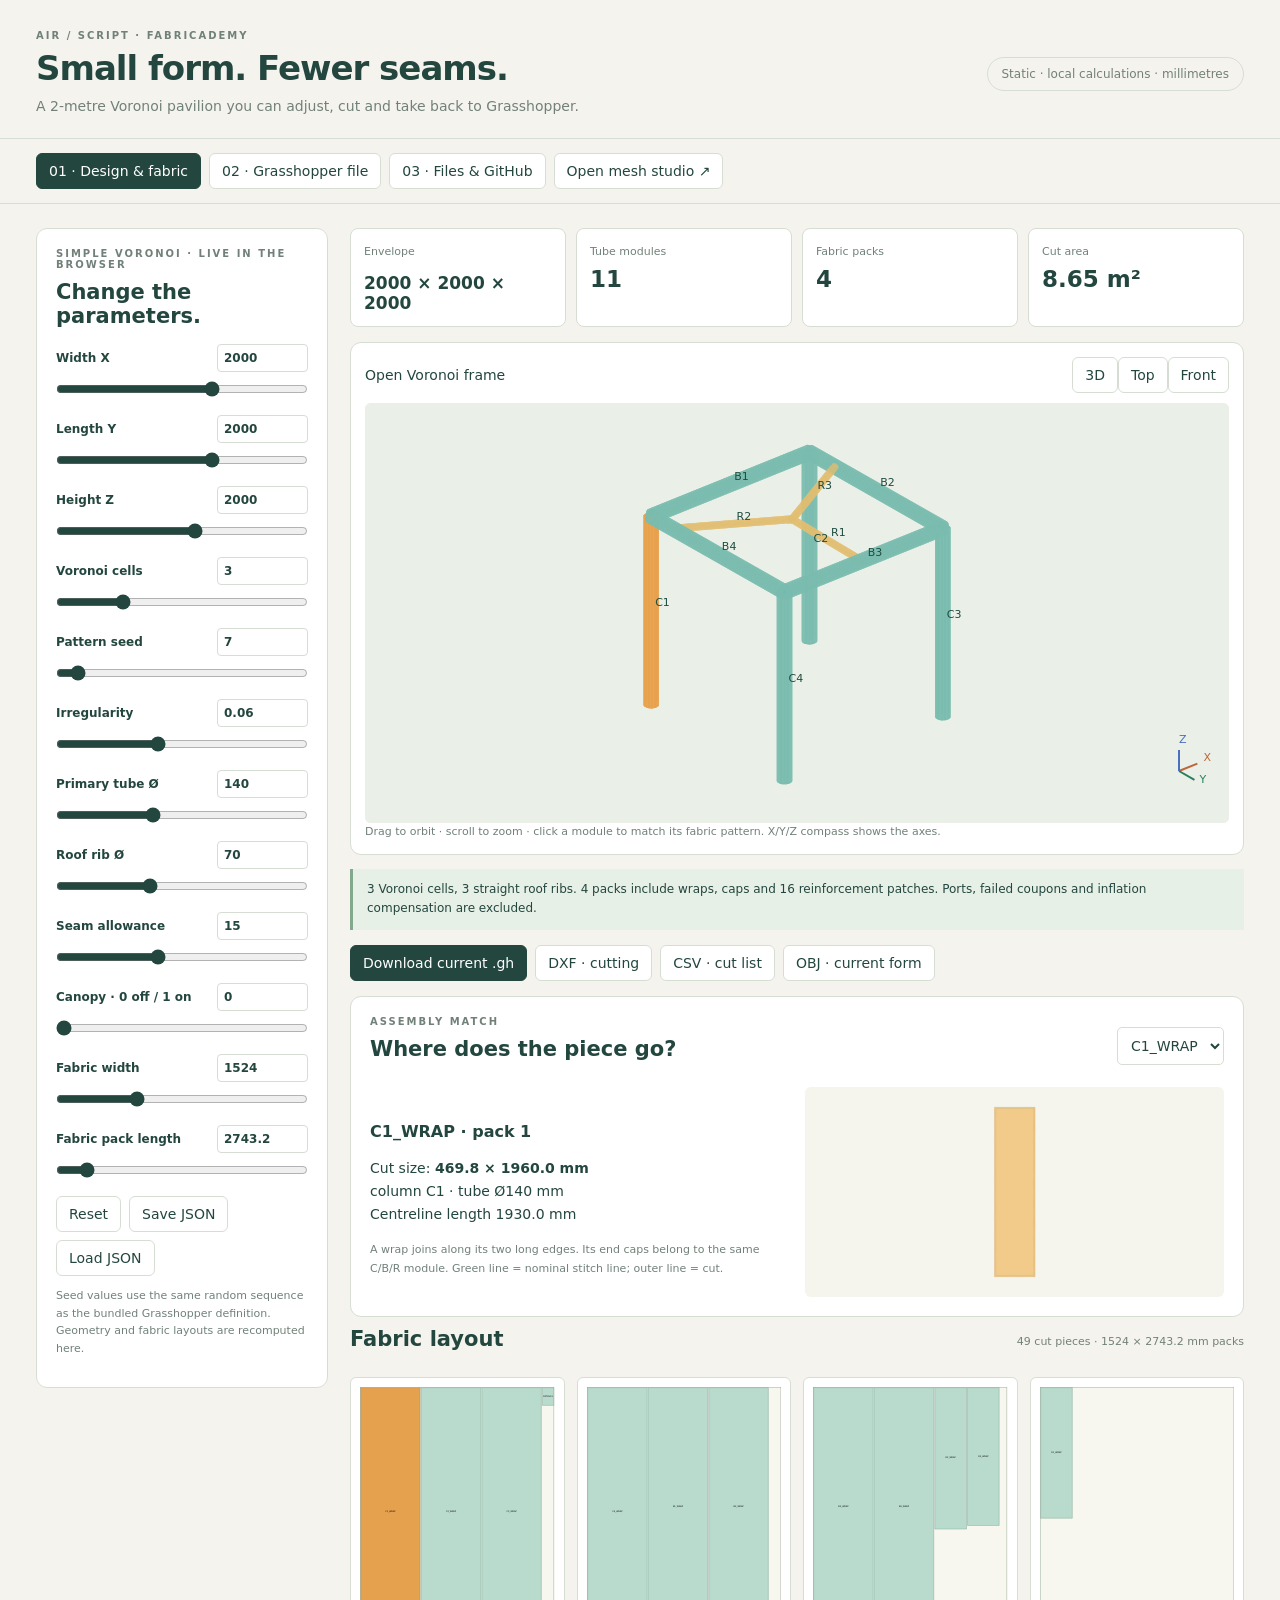
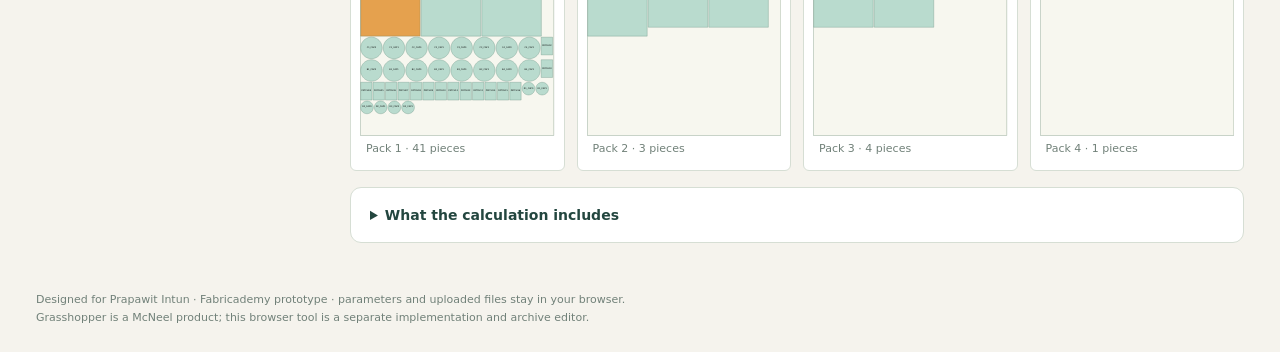
<file: index.html>
<!doctype html><html lang="en"><head><meta charset="utf-8"><meta name="viewport" content="width=device-width,initial-scale=1"><meta name="description" content="A simple parametric Voronoi pavilion, cloth patterns, and Grasshopper slider editor. Browser-local static project for GitHub Pages."><title>Air / Script — Voronoi Studio</title><link rel="stylesheet" href="./assets/site.css"></head><body>
<header><div><div class="eyebrow">AIR / SCRIPT · FABRICADEMY</div><h1>Small form. Fewer seams.</h1><p>A 2-metre Voronoi pavilion you can adjust, cut and take back to Grasshopper.</p></div><div class="badge">Static · local calculations · millimetres</div></header>
<nav aria-label="Workspace"><button data-tab="design" class="active">01 · Design & fabric</button><button data-tab="gh">02 · Grasshopper file</button><button data-tab="package">03 · Files & GitHub</button><a href="./mesh-studio.html">Open mesh studio ↗</a></nav>
<main><section id="design" class="tab active"><div class="workspace"><aside class="card"><div class="eyebrow">SIMPLE VORONOI · LIVE IN THE BROWSER</div><h2>Change the parameters.</h2><div id="controls"></div><div class="actions"><button id="reset">Reset</button><button id="saveconfig">Save JSON</button><label class="button" for="configupload">Load JSON</label><input hidden type="file" id="configupload" accept=".json"></div><p class="fine">Seed values use the same random sequence as the bundled Grasshopper definition. Geometry and fabric layouts are recomputed here.</p></aside>
<div><div class="stats"><div><small>Envelope</small><b id="dims">—</b></div><div><small>Tube modules</small><b id="modules">—</b></div><div><small>Fabric packs</small><b id="packs">—</b></div><div><small>Cut area</small><b id="area">—</b></div></div><div class="card stage"><div class="toolbar"><span id="modeltitle">Open frame</span><div><button id="isometric">3D</button><button id="top">Top</button><button id="front">Front</button></div></div><canvas id="scene" aria-label="Interactive 3D pavilion; drag to orbit"></canvas><div class="fine">Drag to orbit · scroll to zoom · click a module to match its fabric pattern. X/Y/Z compass shows the axes.</div></div><div id="status" class="notice" role="status"></div>
<div class="toolbar exports"><button class="primary" id="exportgh">Download current .gh</button><button id="exportdxf">DXF · cutting</button><button id="exportcsv">CSV · cut list</button><button id="exportobj">OBJ · current form</button></div>
<div class="card"><div class="toolbar"><div><div class="eyebrow">ASSEMBLY MATCH</div><h2>Where does the piece go?</h2></div><select id="part" aria-label="Select fabric part"></select></div><div class="selected"><div id="partinfo"></div><svg id="detail" role="img" aria-label="Selected cutting pattern"></svg></div></div>
<div class="toolbar"><h2>Fabric layout</h2><small id="layoutinfo"></small></div><div id="layouts"></div><details class="card"><summary>What the calculation includes</summary><p>One wrap and two circular end caps per straight tube, plus 16 reinforcement patches. The optional canopy uses two flat rectangular panels. Packing uses fixed grain direction and 8 mm spacing, not optimal nesting.</p><p>Ports, valves, seam-seal tape, damaged test coupons and inflation compensation are excluded. The tube intersections are schematic. This is not a pressure, structural or drainage simulation. DXF contains nominal cutting curves, not router G-code.</p></details></div></div></section>
<section id="gh" class="tab"><div class="card"><div class="eyebrow">NATIVE GH ARCHIVE · INSPECT & EDIT</div><h2>Bring your Grasshopper file.</h2><div class="actions"><label class="button primary" for="ghupload">Upload .gh</label><input hidden type="file" id="ghupload" accept=".gh"><button id="loadsimple">Load simple 2m template</button><button id="loadaag">Load your attached AAG source</button><button id="downloadedited">Download edited .gh</button></div><p id="ghstatus" class="notice" role="status"></p><p class="fine">This editor reads the actual GH archive and updates native Number Slider values. It does not run arbitrary Grasshopper components. The live design above evaluates only the supported Simple Voronoi definition. Other GH files must be recomputed in Rhino.</p><div class="two"><div><h3>Number sliders</h3><div id="ghsliders"></div></div><div><h3>Components</h3><input id="componentsearch" placeholder="Search components" aria-label="Search component list"><div id="componentlist"></div></div></div></div></section>
<section id="package" class="tab"><div class="card"><div class="eyebrow">EVERYTHING TOGETHER</div><h2>Ready for GitHub Pages.</h2><p>The package is a buildless HTML / CSS / JavaScript project. It needs no API key, backend, npm install or paid service.</p><ol><li>Unzip the project.</li><li>Upload all its files and folders into a GitHub repository, keeping <code>index.html</code> at the root.</li><li>In repository <b>Settings → Pages</b>, select <b>Deploy from a branch → main → /(root)</b>, then Save.</li><li>Open the GitHub Pages URL when GitHub finishes publishing.</li></ol><p>For local use, open <code>index.html</code>, or serve the folder with <code>python3 -m http.server 8000</code>. The included mesh studio works offline with its bundled assets and supports OBJ, STL and 3DM files with saved meshes.</p><h3>Included files</h3><div class="files"><a href="./grasshopper/Simple_Voronoi_2m.gh" download>Simple Voronoi · native .gh</a><a href="./grasshopper/AAG_Prapawit_CNC_Source.gh" download>Your attached AAG .gh</a><a href="./models/Fabricademy_model.3dm" download>Your Rhino source model</a><a href="./models/ff.obj" download>Your OBJ source model</a><a href="./cad/Open_Frame_2000mm.3dm" download>2m open-frame snapshot</a><a href="./cad/Open_Frame_Cut_mm.dxf" download>Default open-frame DXF</a><a href="./cad/With_Canopy_Cut_mm.dxf" download>Default canopy DXF</a><a href="./grasshopper/Grasshopper_Component.py" download>Embedded Grasshopper code</a><a href="./README.md">Setup & limitations</a></div><p class="fine">Snapshot files use the initial settings. Use the live export buttons for your changed parameters. A download of the edited AAG archive needs recomputing in Rhino before its geometry updates.</p></div></section></main>
<footer>Designed for Prapawit Intun · Fabricademy prototype · parameters and uploaded files stay in your browser.<br>Grasshopper is a McNeel product; this browser tool is a separate implementation and archive editor.</footer>
<script src="./assets/vendor/fflate.min.js"></script><script src="./assets/data.js"></script><script src="./assets/gh-archive.js"></script><script src="./assets/geometry.js"></script><script src="./assets/app.js"></script></body></html>
</file>
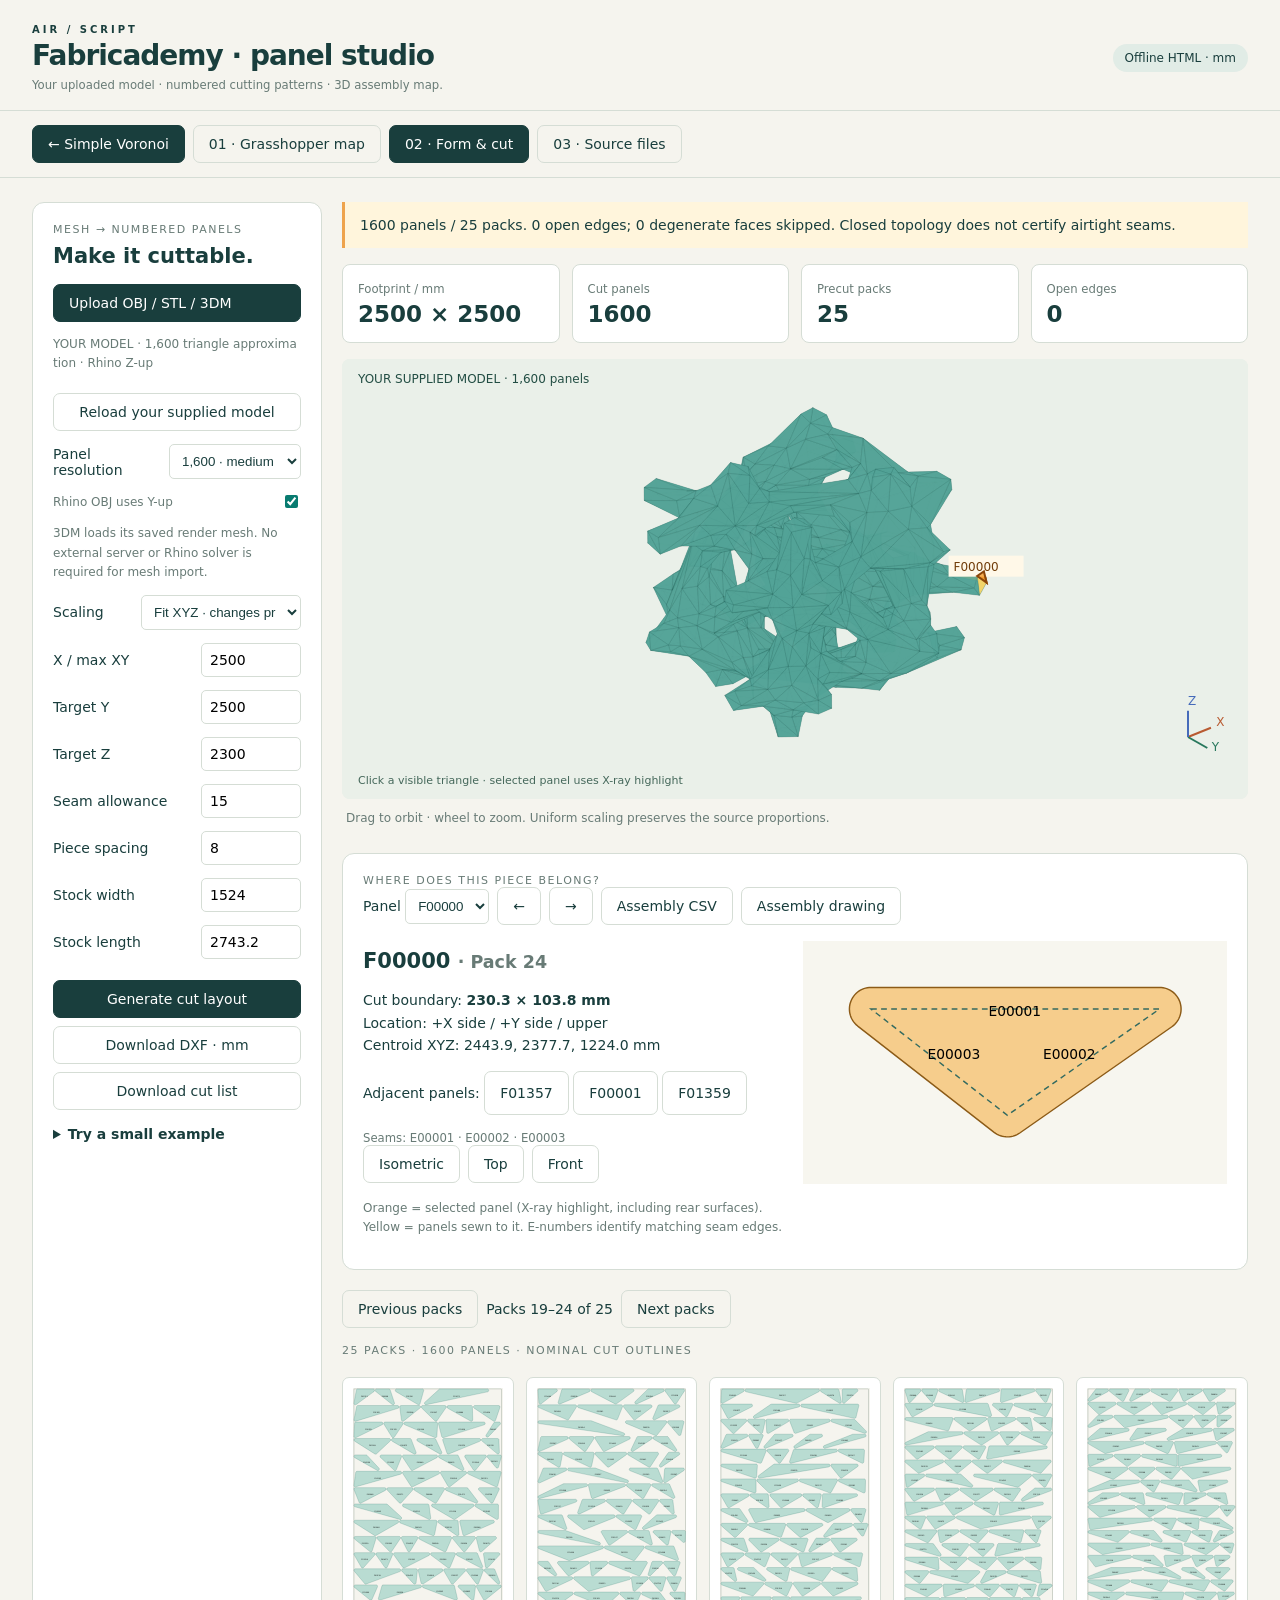
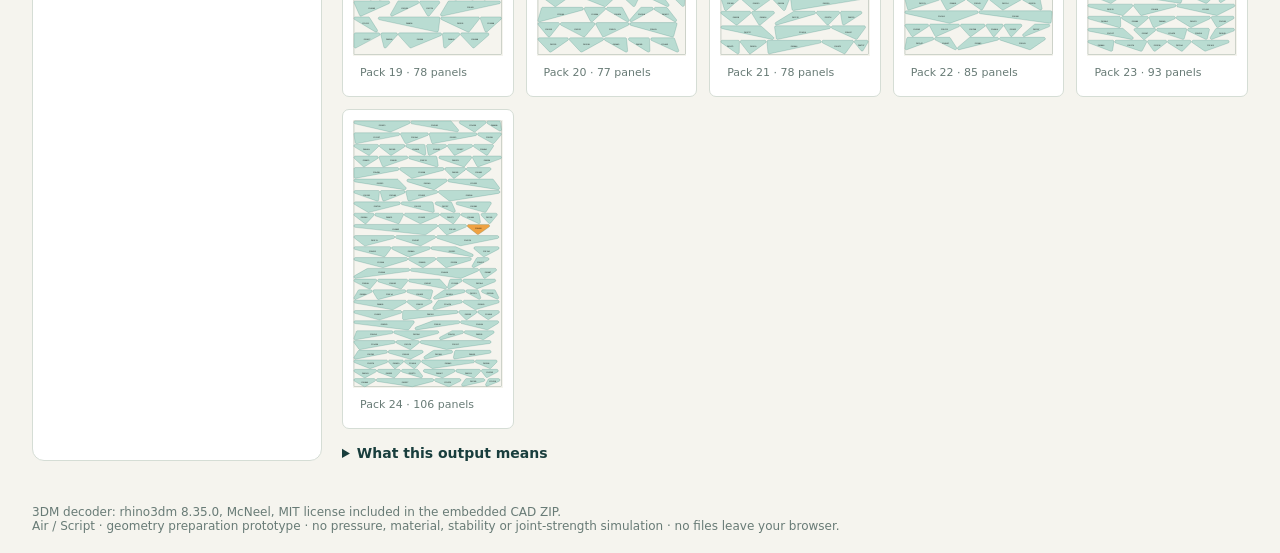
<file: mesh-studio.html>
<!doctype html><html lang="en"><head><meta charset="utf-8"><meta name="viewport" content="width=device-width,initial-scale=1"><title>Fabricademy · Panel & Assembly Studio</title>
<style>
:root{--bg:#f5f4ee;--ink:#193e3d;--muted:#687b76;--line:#d5ddd5;--accent:#087b70;--orange:#eea34c}*{box-sizing:border-box}body{margin:0;background:var(--bg);font:14px system-ui,sans-serif;color:var(--ink)}header{padding:24px 32px 18px;border-bottom:1px solid var(--line);display:flex;align-items:center;justify-content:space-between;gap:20px}h1{font-size:28px;letter-spacing:-1px;margin:4px 0}small,.muted{color:var(--muted)}.brand{letter-spacing:3px;font-size:10px;font-weight:800}.badge{padding:7px 12px;background:#e1ece6;border-radius:30px;font-size:12px}.nav{padding:14px 32px;display:flex;gap:8px;border-bottom:1px solid var(--line)}button,.filebtn{border:1px solid var(--line);background:transparent;padding:10px 15px;border-radius:7px;color:var(--ink);font:inherit;cursor:pointer}button:hover,.filebtn:hover{background:#e5ece5}button.active,button.primary,.filebtn{background:var(--ink);color:#fff;border-color:var(--ink)}button:disabled{opacity:.35;cursor:default}.view{display:none;padding:24px 32px}.view.active{display:block}.grid{display:grid;grid-template-columns:290px 1fr;gap:20px}.card{background:#fff;border:1px solid var(--line);border-radius:12px;padding:20px}.eyebrow{font-size:11px;letter-spacing:1.5px;text-transform:uppercase;color:var(--muted)}h2{margin:8px 0 16px;font-size:21px}p{line-height:1.6}.params label{display:flex;justify-content:space-between;align-items:center;margin:13px 0;gap:8px}.params input{width:100px;padding:8px;border:1px solid var(--line);border-radius:5px;font:inherit}.toolbar{display:flex;gap:8px;align-items:center;flex-wrap:wrap;margin-bottom:16px}.visual{position:relative;background:#eaf0e9;border-radius:8px;overflow:hidden;min-height:440px}canvas{display:block;width:100%;height:440px;touch-action:none}.foot{padding:12px 4px;color:var(--muted);font-size:12px}.stats{display:grid;grid-template-columns:repeat(4,1fr);gap:12px;margin:16px 0}.stat{padding:15px;border:1px solid var(--line);background:white;border-radius:8px}.stat b{display:block;font-size:23px;margin-top:5px}.notice{background:#fff5dc;border-left:3px solid var(--orange);padding:12px 15px;line-height:1.6}.error{background:#ffe7df;border-color:#c45935}.graphbox{height:560px;overflow:auto;background:#edf0e9;border:1px solid var(--line);border-radius:10px}.graphbox svg{display:block}.node{cursor:pointer}.node rect{fill:#fff;stroke:#aebeb3}.node.selected rect{fill:#d3eee5;stroke:#087b70;stroke-width:2}.node text{font:12px system-ui;fill:#193e3d}.wire{fill:none;stroke:#9cae9f;stroke-width:1.5;opacity:.7}.wire.hot{stroke:#0e887c;stroke-width:3}.graphside{min-height:220px}.listfile{display:flex;justify-content:space-between;align-items:center;gap:15px;padding:17px 0;border-bottom:1px solid var(--line)}#sheets{display:grid;grid-template-columns:repeat(auto-fit,minmax(155px,1fr));gap:12px;margin-top:20px}#sheets figure{margin:0;padding:10px;background:#fff;border:1px solid var(--line);border-radius:7px}#sheets svg{width:100%;max-height:300px;background:#f5f4ee}figcaption{font-size:11px;color:var(--muted);padding:7px}.empty{color:var(--muted);text-align:center;padding:60px 20px}.flow{display:flex;gap:7px;flex-wrap:wrap;align-items:center}.flow span{background:#e3ece5;padding:7px 10px;border-radius:5px}.status{font-size:12px;color:var(--muted);max-width:300px;word-break:break-all}.full{width:100%;margin-top:8px}details{margin-top:16px}summary{cursor:pointer;font-weight:600}.helper{font-size:12px;color:var(--muted)}footer{padding:20px 32px;color:var(--muted);font-size:12px}input[type=file]{display:none}@media(max-width:850px){header,.view,.nav{padding:18px}.grid{grid-template-columns:1fr}.stats{grid-template-columns:repeat(2,1fr)}.graphbox{height:400px}.listfile{align-items:flex-start;flex-direction:column}h1{font-size:24px}canvas{height:350px}.visual{min-height:350px}}
select{max-width:160px;border:1px solid var(--line);padding:8px;border-radius:5px;background:white;color:var(--ink)}.assembly{margin-top:16px}.assemblygrid{display:grid;grid-template-columns:1fr 1fr;gap:15px}#partdetail{width:100%;max-height:270px;background:#f7f6ef}.busy{opacity:.5;pointer-events:none}#sheets polygon{cursor:pointer}#sheets polygon:hover{fill:#f1bc6a}.helper input{accent-color:#087b70}@media(max-width:600px){.assemblygrid{grid-template-columns:1fr}.nav{flex-wrap:wrap}.stats .stat b{font-size:18px}}
</style></head><body>
<header><div><div class="brand">AIR / SCRIPT</div><h1>Fabricademy · panel studio</h1><small>Your uploaded model · numbered cutting patterns · 3D assembly map.</small></div><span class="badge">Offline HTML · mm</span></header>
<nav class="nav"><a class="filebtn" style="text-decoration:none" href="./index.html">← Simple Voronoi</a><button data-tab="graph">01 · Grasshopper map</button><button class="active" data-tab="cut">02 · Form & cut</button><button data-tab="files">03 · Source files</button></nav>
<section class="view" id="graph"><div class="toolbar"><span class="eyebrow">Inspected source · 259 original objects</span><button id="focus" class="active">Design branch</button><button id="allgraph">Full definition</button><button id="zoomout">−</button><button id="zoomin">+</button></div><div class="grid"><aside class="card graphside"><div class="eyebrow">AAG_Prapawit_exploration.gh</div><h2 id="nodename">The form comes first.</h2><p id="nodedesc">Select a component to inspect its actual connections. The design branch ends in MultiPipe. The separate Ovenbird sections prepare 3D printing paths.</p><div id="connections"></div><p class="helper">This is the saved graph structure, not a running Grasshopper solver. No source model has been evaluated in this page.</p><button class="primary full" id="tocut">Prepare a mesh →</button></aside><div><div class="graphbox" id="graphbox"><svg id="graphsvg" role="img" aria-label="Grasshopper component connection map"></svg></div><div class="foot">Scroll to pan · + / − to zoom · click a component for details</div></div></div></section>
<section class="view active" id="cut"><div class="grid"><aside class="card params"><div class="eyebrow">Mesh → numbered panels</div><h2>Make it cuttable.</h2><label class="filebtn" for="upload">Upload OBJ / STL / 3DM</label><input id="upload" type="file" accept=".obj,.stl,.3dm"><p id="filename" class="status">Loading your model…</p>
<button id="loadown" class="full">Reload your supplied model</button>
<label>Panel resolution <select id="resolution"><option value="800">800 · coarse</option><option value="1600" selected>1,600 · medium</option><option value="3200">3,200 · fine</option><option value="original">Uploaded mesh</option></select></label>
<label class="helper">Rhino OBJ uses Y-up <input id="yup" type="checkbox" checked style="width:auto"></label>
<p class="helper">3DM loads its saved render mesh. No external server or Rhino solver is required for mesh import.</p><label>Scaling <select id="scaleMode"><option value="uniform">Uniform · max XY</option><option value="xyz" selected>Fit XYZ · changes proportions</option></select></label><label>X / max XY <input type="number" id="width" value="2500" min="100" max="10000"></label><label>Target Y <input type="number" id="depth" value="2500" min="100" max="10000"></label><label>Target Z <input type="number" id="height" value="2300" min="100" max="10000"></label><label>Seam allowance <input type="number" id="sa" value="15" min="1" max="50"></label><label>Piece spacing <input type="number" id="gap" value="8" min="0" max="50"></label><label>Stock width <input type="number" id="stockw" value="1524" min="100" max="10000"></label><label>Stock length <input type="number" id="stockl" value="2743.2" min="100" max="20000"></label><button id="generate" class="primary full" disabled>Generate cut layout</button><button id="dxf" class="full" disabled>Download DXF · mm</button><button id="csv" class="full" disabled>Download cut list</button><details><summary>Try a small example</summary><p class="helper">A tetrahedron tests the workflow. It is not your AAG model.</p><button id="demo">Load sample tetrahedron</button></details></aside><main><div id="msg" class="notice">In Rhino, bake the final MultiPipe, mesh it, then export an OBJ or STL. Import that file here. The browser cannot execute your .gh file. Your provided model is now included and opens automatically.</div><div class="stats"><div class="stat"><small>Footprint / mm</small><b id="footprint">—</b></div><div class="stat"><small>Cut panels</small><b id="nfaces">—</b></div><div class="stat"><small>Precut packs</small><b id="npacks">—</b></div><div class="stat"><small>Open edges</small><b id="nopen">—</b></div></div><div class="visual"><canvas id="model" aria-label="Imported mesh 3D preview"></canvas></div><div class="foot">Drag to orbit · wheel to zoom. Uniform scaling preserves the source proportions.</div><div class="card assembly"><div class="eyebrow">Where does this piece belong?</div><div class="toolbar"><label>Panel <select id="partpick"><option>Generate layout first</option></select></label><button id="previouspart">←</button><button id="nextpart">→</button><button id="assemblycsv">Assembly CSV</button><button id="assemblysvg">Assembly drawing</button></div><div class="assemblygrid"><div><div id="partinfo">Click a piece on the 3D model or cutting layout.</div><div class="toolbar"><button id="iso">Isometric</button><button id="topview">Top</button><button id="frontview">Front</button></div><p class="helper">Orange = selected panel (X-ray highlight, including rear surfaces). Yellow = panels sewn to it. E-numbers identify matching seam edges.</p></div><svg id="partdetail" viewBox="-20 -20 500 400" aria-label="Selected panel with seam edge IDs"></svg></div></div>
<div class="toolbar" style="margin-top:20px"><button id="prevpage">Previous packs</button><span id="pagestatus"></span><button id="nextpage">Next packs</button></div><div id="layouttitle" class="eyebrow">Cut layout will appear after generation</div><div id="sheets"></div><details><summary>What this output means</summary><p>Each mesh triangle is developed with all three edge lengths preserved. Seam corners are rounded to prevent long spikes at acute vertices. CUT is the seam-allowance boundary; SEAM is the nominal stitch line. Matching E-IDs identify shared edges. This is a faceted approximation, not a compensated pattern for a smooth inflated membrane.</p><p>The supplied 800 / 1,600 / 3,200-panel models are geometric approximations of your OBJ. Dense uploaded meshes use a sampled display above 15,000 triangles, while cutting uses all their triangles. DXF contains nominal 2D curves, not CNC-router G-code. Your previous rectangular-frame connectors do not match this source automatically. A CNC knife can follow the textile outlines after machine setup; rigid joints need a separate design.</p><p>Pack count covers only the imported mesh panels. It excludes ports, reinforcement patches, actuators, defects, and test coupons. Open edges must be inspected; non-manifold meshes are rejected.</p></details></main></div></section>
<section class="view" id="files"><div class="card"><div class="eyebrow">Embedded from your ZIP</div><h2>Keep the original workflow.</h2><p>The native source copy, scripts, and original ZIP are embedded in this HTML. Downloads work offline. The source copy adds CNC_SOURCE while retaining all 259 original object records.</p><div class="flow"><span>MultiPipe in Rhino</span>→<span>OBJ / STL</span>→<span>Browser cut layout</span>→<span>DXF to CAM</span></div><div id="filelist"></div><p class="helper">Alternative: use Attach_CNC_Bridge.py and Export_CNC_DXF.py inside Rhino/Grasshopper. The ZIP now includes the actual 1,600-panel DXF, 3DM assembly map, CSV seam pairs, and updated Grasshopper source. The Grasshopper runtime scripts still require testing in Rhino.</p></div></section>
<footer>3DM decoder: rhino3dm 8.35.0, McNeel, MIT license included in the embedded CAD ZIP. <br>Air / Script · geometry preparation prototype · no pressure, material, stability or joint-strength simulation · no files leave your browser.</footer>
<script src="./assets/mesh-data.js"></script>
<script src="./assets/mesh-base.js"></script>
<script src="./assets/mesh-preset.js"></script>
<script src="./assets/mesh-wasm.js"></script>
<script src="./assets/vendor/rhino3dm.js"></script>
<script src="./assets/mesh-upgrade.js"></script></body></html>
</file>
<file: assets/site.css>
:root{--bg:#f5f3ed;--ink:#23463f;--muted:#718179;--line:#d6ded4;--teal:#4daba0;--accent:#e6a24d}*{box-sizing:border-box}body{margin:0;background:var(--bg);color:var(--ink);font:14px system-ui,sans-serif}header{display:flex;justify-content:space-between;align-items:center;gap:25px;padding:30px 36px 20px;border-bottom:1px solid var(--line)}h1{font-size:34px;letter-spacing:-1px;margin:7px 0}h2{font-size:21px;margin:10px 0 16px}h3{font-size:16px}p,li{line-height:1.65}.eyebrow{font-size:10px;font-weight:700;letter-spacing:2px;color:var(--muted)}header p{margin:0;color:var(--muted)}.badge{border:1px solid var(--line);padding:9px 14px;border-radius:20px;color:var(--muted);font-size:12px}nav{padding:14px 36px;display:flex;gap:8px;align-items:center;flex-wrap:wrap;border-bottom:1px solid var(--line)}button,.button,nav a{display:inline-block;font:inherit;border:1px solid var(--line);background:white;border-radius:6px;padding:9px 12px;cursor:pointer;color:var(--ink);text-decoration:none}button:hover,.button:hover,nav a:hover{background:#e8eee6}button.active,button.primary,.button.primary{background:var(--ink);color:white;border-color:var(--ink)}button:disabled{opacity:.35;cursor:default}.tab{display:none}.tab.active{display:block}main{padding:24px 36px}.workspace{display:grid;grid-template-columns:292px 1fr;gap:22px}.card{background:#fff;border:1px solid var(--line);border-radius:11px;padding:19px}.workspace>aside{align-self:start;position:sticky;top:12px}.control{margin:15px 0}.control label{display:flex;justify-content:space-between;align-items:center;font-size:12px;font-weight:600}.control input[type=number]{width:91px;padding:6px;border:1px solid var(--line);border-radius:4px;color:var(--ink);font:inherit}.control input[type=range]{width:100%;margin:9px 0 0;accent-color:var(--ink)}.fine,small{font-size:11px;color:var(--muted);line-height:1.6}.actions,.toolbar{display:flex;gap:8px;align-items:center;flex-wrap:wrap}.toolbar{justify-content:space-between;margin-bottom:10px}.stats{display:grid;grid-template-columns:repeat(4,1fr);gap:10px;margin-bottom:15px}.stats>div{background:white;border:1px solid var(--line);padding:13px;border-radius:8px}.stats b{display:block;font-size:23px;margin-top:5px}.stats>div:first-child b{font-size:17px;padding-top:7px}.stage{padding:14px}.stage canvas{width:100%;height:420px;display:block;background:#eaf0e7;border-radius:6px;touch-action:none}.notice{background:#e7f0e6;border-left:3px solid #82a98b;padding:11px 14px;font-size:12px;line-height:1.6;margin:14px 0}.notice.error{background:#ffeadf;border-color:#bb673c}.exports{justify-content:start;margin:15px 0}select,#componentsearch{padding:9px;border:1px solid var(--line);border-radius:5px;max-width:260px;background:white;font:inherit;color:var(--ink)}.selected{display:grid;grid-template-columns:1fr 1fr;gap:15px;align-items:center}.selected svg{width:100%;height:210px;background:#f5f5ed;border-radius:6px}#layouts{display:grid;grid-template-columns:repeat(auto-fit,minmax(170px,1fr));gap:12px;margin-bottom:16px}figure{margin:0;padding:9px;background:white;border:1px solid var(--line);border-radius:6px}figure svg{display:block;width:100%;max-height:350px}figure g{cursor:pointer}figure g:hover polygon{fill:#f4c37c}figcaption{font-size:11px;color:var(--muted);padding:6px}.two{display:grid;grid-template-columns:1fr 1fr;gap:26px}.sliderrow{display:grid;grid-template-columns:1fr 105px;gap:12px;align-items:center;padding:9px 0;border-bottom:1px solid var(--line)}.sliderrow input{width:100%;padding:7px;border:1px solid var(--line);border-radius:5px;font:inherit}.sliderrow small{display:block}.component{padding:10px 0;border-bottom:1px solid var(--line)}.component small{display:block}.files{display:grid;grid-template-columns:repeat(auto-fit,minmax(240px,1fr));gap:10px}.files a{padding:13px;border:1px solid var(--line);color:var(--ink);border-radius:6px;text-decoration:none}.files a:hover{background:#e7eee5}details summary{cursor:pointer;font-weight:600}code{background:#eef1e9;padding:2px 5px;border-radius:4px;font-size:12px}footer{padding:24px 36px;color:var(--muted);font-size:11px;line-height:1.7}input[type=file][hidden]{display:none}#componentlist{max-height:650px;overflow:auto}@media(max-width:900px){header,nav,main,footer{padding-left:18px;padding-right:18px}.workspace{grid-template-columns:1fr}.workspace>aside{position:static}#controls{display:grid;grid-template-columns:1fr 1fr;gap:0 18px}.two{grid-template-columns:1fr}.badge{display:none}.stats{grid-template-columns:1fr 1fr}.stage canvas{height:350px}}@media(max-width:520px){h1{font-size:28px}#controls{grid-template-columns:1fr}.selected{grid-template-columns:1fr}.exports button{flex:1}nav a{width:100%;text-align:center}}
</file>
